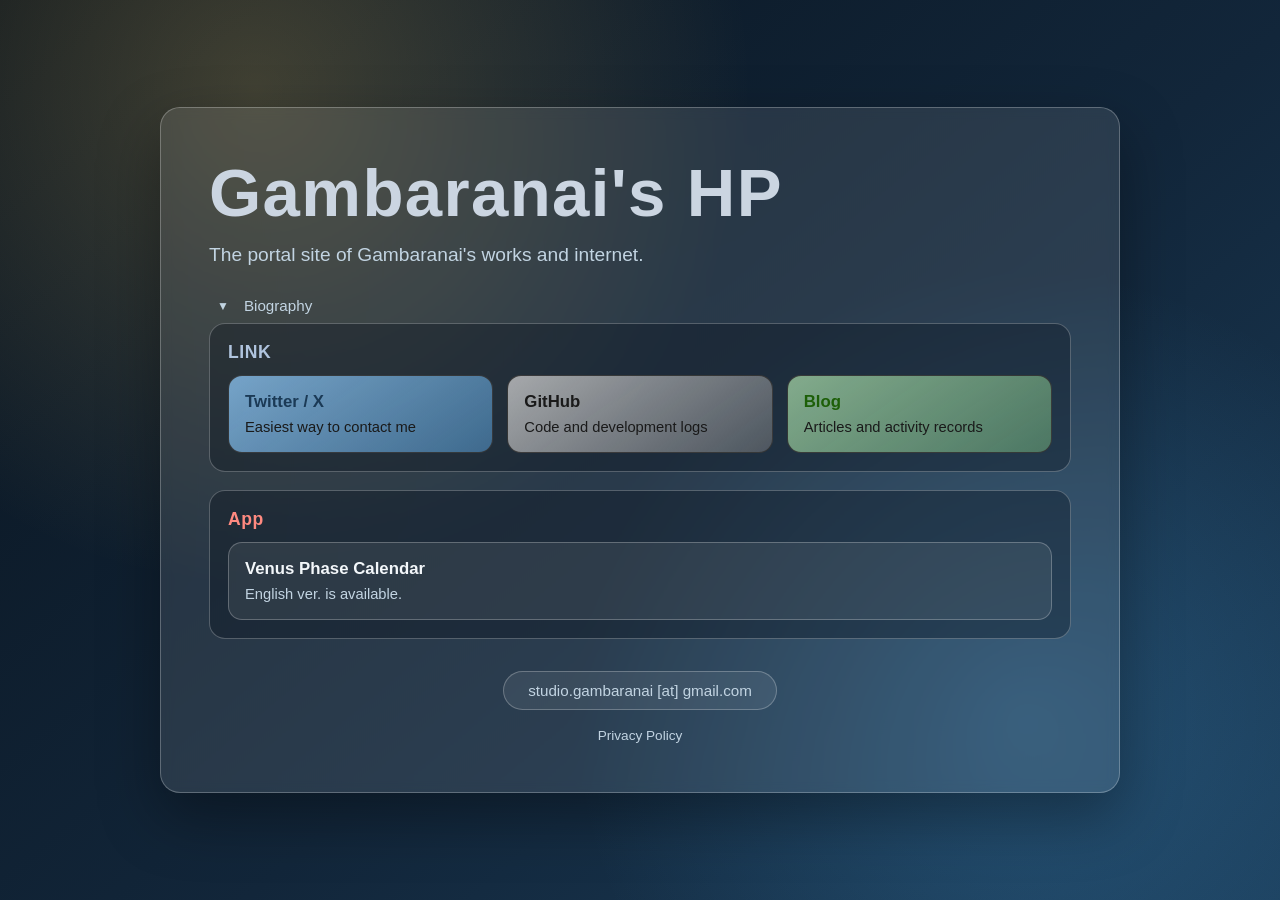
<file: index.html>
<!DOCTYPE html>
<html lang="ja">

<head>
    <meta charset="UTF-8">
    <meta name="viewport" content="width=device-width, initial-scale=1.0">
    <title>Gambaranai's HP</title>
    <link rel="stylesheet" href="style.css?v=3">
    <script async src="https://pagead2.googlesyndication.com/pagead/js/adsbygoogle.js?client=ca-pub-9743350076407561"
        crossorigin="anonymous"></script>
</head>

<body>
    <main class="wrap">
        <section class="hero">
            <h1>Gambaranai's HP</h1>
            <p class="lead">The portal site of Gambaranai's works and internet.</p>

            <details class="bio-details">
                <summary><span class="bio-icon">▼</span>　Biography </summary>
                <div class="bio-content">
                    <p>@がんばらないとはインターネット上の存在である。
                        </br>烏龍茶を名乗ることもある。
                        </br>元々は本名に@がんばらないを付けた名称を使っていたが、いつの間にか@がんばらないが本体になっていた。
                        </br>元ネタはもちろん日日日氏のライトノベル「ささみさん@がんばらない」である。
                        </br>なおスペルはgambaranaiであるが、ささみさん公式がganbaranaiであることを知ったのはだいぶ経ってからのことである。
                        </br>シャフトのアニメが好き。
                        </br>将来の夢は自分と握手することであり、土葬されることであり、ワインの美味しい国に住むこと。
                        </br>好きな花は月見草で、月見草の群生の上で寝転ぶことが将来の夢の一つでもある。
                        </br>TN:まちこリョウ
                        </br>

                    </p>

                </div>
            </details>

            <section class="panel">
                <h2>LINK</h2>
                <div class="card-grid">
                    <a class="link-card card-twitter" href="https://x.com/_Gambaranai_2" target="_blank"
                        rel="noopener noreferrer">
                        <strong>Twitter / X</strong>
                        <span>Easiest way to contact me</span>
                    </a>

                    <a class="link-card card-github" href="https://github.com/gambaranai" target="_blank"
                        rel="noopener noreferrer">
                        <strong>GitHub</strong>
                        <span>Code and development logs</span>
                    </a>

                    <a class="link-card card-blog" href="https://gambaranai-2.themedia.jp/" target="_blank"
                        rel="noopener noreferrer">
                        <strong>Blog</strong>
                        <span>Articles and activity records</span>
                    </a>
                </div>
            </section>

            <section class="panel apps-panel">
                <h2>App</h2>
                <div class="card-grid">
                    <a class="link-card" href="https://gambaranai.github.io/Venus-Calendar/" target="_blank"
                        rel="noopener noreferrer">
                        <strong>Venus Phase Calendar</strong>
                        <span>English ver. is available.</span>
                    </a>
                </div>
            </section>

            <footer class="contact-footer">
                <button class="email-copy-btn" id="emailCopyBtn" data-email="studio.gambaranai@gmail.com">
                    <span class="email-text">studio.gambaranai [at] gmail.com</span>
                    <span class="copy-feedback" id="copyFeedback">Copied!</span>
                </button>
                <div class="privacy-link-container">
                    <a href="privacy.html" class="privacy-link">Privacy Policy</a>
                </div>
            </footer>
        </section>
    </main>

    <script>
        const emailBtn = document.getElementById('emailCopyBtn');
        const feedback = document.getElementById('copyFeedback');

        emailBtn.addEventListener('click', () => {
            const emailToCopy = emailBtn.getAttribute('data-email');
            navigator.clipboard.writeText(emailToCopy).then(() => {
                emailBtn.classList.add('copied');
                feedback.classList.add('show');
                setTimeout(() => {
                    emailBtn.classList.remove('copied');
                    feedback.classList.remove('show');
                }, 2000);
            }).catch(err => {
                console.error('Failed to copy text: ', err);
            });
        });
    </script>
</body>

</html>
</file>
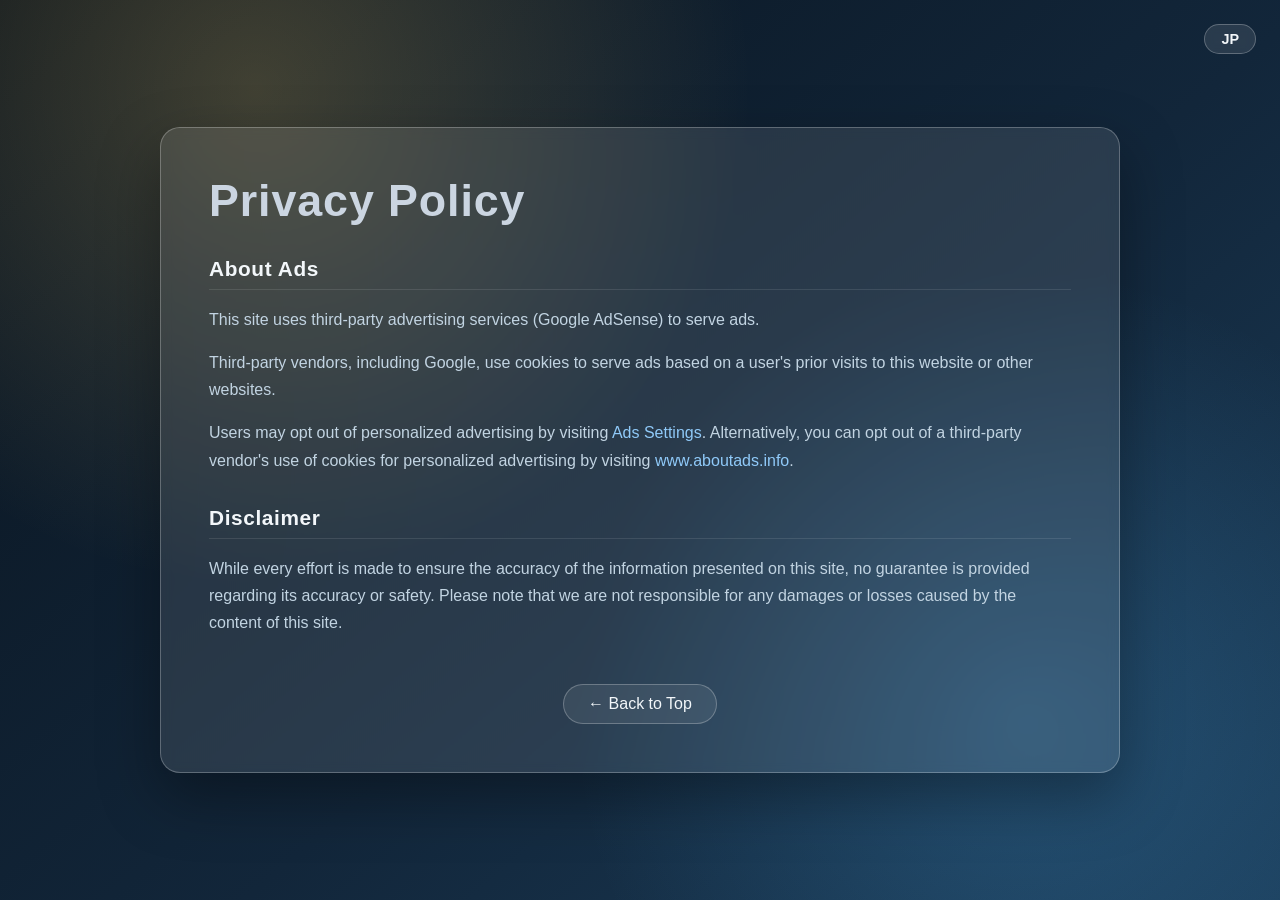
<file: privacy.html>
<!DOCTYPE html>
<html lang="en">
<head>
    <meta charset="UTF-8">
    <meta name="viewport" content="width=device-width, initial-scale=1.0">
    <title>Privacy Policy - Gambaranai's HP</title>
    <link rel="stylesheet" href="style.css">
</head>
<body>
    <div class="lang-toggle-container">
        <button id="langToggle" class="lang-toggle-btn">JP</button>
    </div>
    <main class="wrap">
        <section class="hero privacy-panel">
            <!-- English Version -->
            <div id="content-en" class="lang-content active">
                <h1>Privacy Policy</h1>
                
                <h2>About Ads</h2>
                <p>This site uses third-party advertising services (Google AdSense) to serve ads.</p>
                <p>Third-party vendors, including Google, use cookies to serve ads based on a user's prior visits to this website or other websites.</p>
                <p>Users may opt out of personalized advertising by visiting <a href="https://adssettings.google.com/authenticated" target="_blank" rel="noopener noreferrer">Ads Settings</a>. Alternatively, you can opt out of a third-party vendor's use of cookies for personalized advertising by visiting <a href="https://www.aboutads.info/choices" target="_blank" rel="noopener noreferrer">www.aboutads.info</a>.</p>
                
                <h2>Disclaimer</h2>
                <p>While every effort is made to ensure the accuracy of the information presented on this site, no guarantee is provided regarding its accuracy or safety. Please note that we are not responsible for any damages or losses caused by the content of this site.</p>
                
                <div class="back-link">
                    <a href="index.html">← Back to Top</a>
                </div>
            </div>

            <!-- Japanese Version -->
            <div id="content-jp" class="lang-content" style="display: none;">
                <h1>プライバシーポリシー</h1>
                
                <h2>広告の配信について</h2>
                <p>当サイトでは、第三者配信事業者である「Google AdSense」を利用し、広告を掲載しています。</p>
                <p>Googleなどの広告配信事業者は、Cookie（クッキー）を使用して、ユーザーが当サイトや他のウェブサイトに過去にアクセスした際の情報に基づいて広告を配信します。</p>
                <p>ユーザーは、Googleアカウントの<a href="https://adssettings.google.com/authenticated" target="_blank" rel="noopener noreferrer">広告設定</a>で、パーソナライズ広告を無効にできます。また、<a href="https://www.aboutads.info/choices" target="_blank" rel="noopener noreferrer">www.aboutads.info</a>にアクセスすれば、第三者配信事業者がパーソナライズ広告の掲載で使用する Cookie を無効にできます。</p>
                
                <h2>免責事項</h2>
                <p>当サイトのコンテンツ・情報について、できる限り正確な情報を掲載するよう努めておりますが、正確性や安全性を保証するものではありません。当サイトに掲載された内容によって生じた損害等の一切の責任を負いかねますのでご了承ください。</p>
                
                <div class="back-link">
                    <a href="index.html">← トップページへ戻る</a>
                </div>
            </div>
        </section>
    </main>

    <script>
        const btn = document.getElementById('langToggle');
        const contentEn = document.getElementById('content-en');
        const contentJp = document.getElementById('content-jp');

        // Check local storage or default to 'en'
        let currentLang = localStorage.getItem('prefLang') || 'en';

        function updateLang() {
            if (currentLang === 'en') {
                contentEn.style.display = 'block';
                contentJp.style.display = 'none';
                btn.textContent = 'JP';
                document.documentElement.lang = 'en';
            } else {
                contentEn.style.display = 'none';
                contentJp.style.display = 'block';
                btn.textContent = 'EN';
                document.documentElement.lang = 'ja';
            }
        }

        btn.addEventListener('click', () => {
            currentLang = currentLang === 'en' ? 'jp' : 'en';
            localStorage.setItem('prefLang', currentLang);
            updateLang();
        });

        updateLang();
    </script>
</body>
</html>
</file>
<file: style.css>
:root {
    --bg-deep: #09131d;
    --bg-mid: #12263a;
    --bg-light: #1b3d5a;
    --text-main: #f3f7fa;
    --text-sub: #c2d4e2;
    --accent: #ffd166;
    --card: rgba(255, 255, 255, 0.1);
    --card-border: rgba(255, 255, 255, 0.25);
}

* {
    box-sizing: border-box;
}

body {
    margin: 0;
    min-height: 100vh;
    color: var(--text-main);
    font-family: "Segoe UI", "Hiragino Kaku Gothic ProN", "Meiryo", sans-serif;
    background:
        radial-gradient(circle at 20% 10%, rgba(255, 209, 102, 0.22), transparent 38%),
        radial-gradient(circle at 80% 80%, rgba(85, 187, 255, 0.2), transparent 36%),
        linear-gradient(140deg, var(--bg-deep), var(--bg-mid) 56%, var(--bg-light));
    display: grid;
    place-items: center;
    padding: 24px;
}

.wrap {
    width: min(960px, 100%);
    backdrop-filter: blur(6px);
}

.hero {
    border: 1px solid var(--card-border);
    background: var(--card);
    border-radius: 20px;
    padding: clamp(24px, 5vw, 48px);
    box-shadow: 0 24px 60px rgba(0, 0, 0, 0.35);
    animation: rise 800ms ease both;
}

h1 {
    margin: 0;
    font-size: clamp(2.1rem, 8vw, 4.2rem);
    letter-spacing: 0.02em;
    line-height: 1.1;
    color: #cbd5e1;
}

.lead {
    margin: 14px 0 24px;
    /*bioの上の隙間調整*/
    color: var(--text-sub);
    font-size: clamp(1rem, 2.6vw, 1.2rem);
}

.bio-details {
    margin: 0 0 20;
    /*bioの下の隙間調整*/
    width: 100%;
}

.bio-details summary {
    padding: 6px 0;
    cursor: pointer;
    font-size: 0.95rem;
    color: var(--text-sub);
    display: inline-flex;
    align-items: center;
    list-style: none;
    /* Hide default arrow */
    user-select: none;
    transition: color 0.2s ease;
}

.bio-details summary::-webkit-details-marker {
    display: none;
}

.bio-details summary:hover {
    color: var(--text-main);
}

.bio-icon {
    font-size: 0.75rem;
    transition: transform 0.3s ease;
    color: var(--text-sub);
    margin-left: 8px;
}

.bio-details[open] .bio-icon {
    transform: rotate(180deg);
}

.bio-details[open] summary {
    color: var(--text-main);
}

.bio-content {
    padding: 8px 0 16px;
    font-size: 0.9rem;
    color: var(--text-sub);
    line-height: 1.6;
    animation: fadeInBio 0.4s ease;
}

.bio-content p {
    margin: 0;
}

@keyframes fadeInBio {
    from {
        opacity: 0;
        transform: translateY(-5px);
    }

    to {
        opacity: 1;
        transform: translateY(0);
    }
}

.panel {
    border: 1px solid var(--card-border);
    border-radius: 16px;
    padding: 18px;
    background: rgba(9, 19, 29, 0.35);
}

.panel+.panel {
    margin-top: 18px;
}

h2 {
    margin: 0 0 12px;
    font-size: 1.1rem;
    letter-spacing: 0.03em;
    color: #b0c4de;
}

.apps-panel h2 {
    color: #ff8a80;
}

.card-grid {
    display: grid;
    grid-template-columns: repeat(auto-fit, minmax(210px, 1fr));
    gap: 14px;
}

.apps-panel .card-grid {
    grid-template-columns: repeat(auto-fit, minmax(250px, 1fr));
}

.link-card {
    display: block;
    text-decoration: none;
    color: var(--text-main);
    border: 1px solid var(--card-border);
    border-radius: 14px;
    padding: 16px;
    background: rgba(255, 255, 255, 0.08);
    transition: transform 180ms ease, border-color 180ms ease, background 180ms ease;
}

.link-card:hover {
    transform: translateY(-4px);
    border-color: var(--accent);
    background: rgba(255, 255, 255, 0.14);
}

.link-card strong {
    display: block;
    font-size: 1.05rem;
    margin-bottom: 6px;
}

.link-card span {
    color: var(--text-sub);
    font-size: 0.92rem;
}

.card-twitter {
    border-color: rgba(50, 50, 50, 0.9);
    background: linear-gradient(145deg, rgba(144, 202, 249, 0.75), rgba(100, 181, 246, 0.45));
}

.card-twitter strong {
    color: #1b3a56;
}

.card-twitter span {
    color: #1a1a1a;
}

.card-github {
    border-color: rgba(50, 50, 50, 0.9);
    background: linear-gradient(145deg, rgba(210, 210, 210, 0.75), rgba(135, 135, 135, 0.45));
}

.card-github strong,
.card-github span {
    color: #1a1a1a;
}

.card-blog {
    border-color: rgba(50, 50, 50, 0.9);
    background: linear-gradient(145deg, rgba(165, 214, 167, 0.75), rgba(129, 199, 132, 0.45));
}

.card-blog strong {
    color: #1d5f08;
}

.card-blog span {
    color: #1a1a1a;
}

.card-app {
    border-color: rgba(50, 50, 50, 0.9);
    background: linear-gradient(145deg, rgba(210, 210, 210, 0.75), rgba(135, 135, 135, 0.45));
}

@keyframes rise {
    from {
        opacity: 0;
        transform: translateY(18px);
    }

    to {
        opacity: 1;
        transform: translateY(0);
    }
}

.contact-footer {
    margin-top: 32px;
    text-align: center;
}

.email-copy-btn {
    position: relative;
    background: rgba(255, 255, 255, 0.08);
    border: 1px solid var(--card-border);
    border-radius: 30px;
    padding: 10px 24px;
    color: var(--text-sub);
    font-size: 0.95rem;
    font-family: inherit;
    cursor: pointer;
    transition: all 200ms ease;
    overflow: hidden;
    display: inline-flex;
    align-items: center;
    justify-content: center;
    min-width: 260px;
}

.email-copy-btn:hover {
    background: rgba(255, 255, 255, 0.14);
    border-color: #b0c4de;
    color: var(--text-main);
    transform: translateY(-2px);
}

.email-text {
    transition: opacity 200ms ease;
}

.copy-feedback {
    position: absolute;
    top: 50%;
    left: 50%;
    transform: translate(-50%, -50%);
    opacity: 0;
    color: #81c784;
    font-weight: bold;
    pointer-events: none;
    transition: opacity 200ms ease;
    letter-spacing: 0.05em;
}

.copy-feedback.show {
    opacity: 1;
}

.email-copy-btn.copied .email-text {
    opacity: 0;
}

.privacy-link-container {
    margin-top: 16px;
}

.privacy-link {
    color: var(--text-sub);
    font-size: 0.85rem;
    text-decoration: none;
    transition: color 200ms ease;
}

.privacy-link:hover {
    color: var(--text-main);
    text-decoration: underline;
}

/* Privacy Page Styles */
.lang-toggle-container {
    position: absolute;
    top: 24px;
    right: 24px;
    z-index: 100;
}

.lang-toggle-btn {
    background: rgba(255, 255, 255, 0.1);
    border: 1px solid var(--card-border);
    color: var(--text-main);
    padding: 6px 16px;
    border-radius: 20px;
    cursor: pointer;
    font-size: 0.9rem;
    font-family: inherit;
    transition: all 200ms ease;
    backdrop-filter: blur(4px);
    font-weight: bold;
}

.lang-toggle-btn:hover {
    background: rgba(255, 255, 255, 0.2);
    border-color: var(--text-main);
}

.privacy-panel h1 {
    font-size: clamp(1.8rem, 5vw, 2.8rem);
    margin-bottom: 32px;
}

.privacy-panel h2 {
    font-size: 1.3rem;
    margin-top: 32px;
    margin-bottom: 16px;
    color: var(--text-main);
    border-bottom: 1px solid rgba(255, 255, 255, 0.1);
    padding-bottom: 8px;
}

.privacy-panel p {
    color: var(--text-sub);
    line-height: 1.7;
    margin-bottom: 16px;
}

.privacy-panel a {
    color: #90caf9;
    text-decoration: none;
}

.privacy-panel a:hover {
    text-decoration: underline;
}

.back-link {
    margin-top: 48px;
    text-align: center;
}

.back-link a {
    display: inline-block;
    padding: 10px 24px;
    background: rgba(255, 255, 255, 0.08);
    border: 1px solid var(--card-border);
    border-radius: 20px;
    color: var(--text-main);
    transition: all 200ms ease;
}

.back-link a:hover {
    background: rgba(255, 255, 255, 0.14);
    transform: translateY(-2px);
    text-decoration: none;
}
</file>
